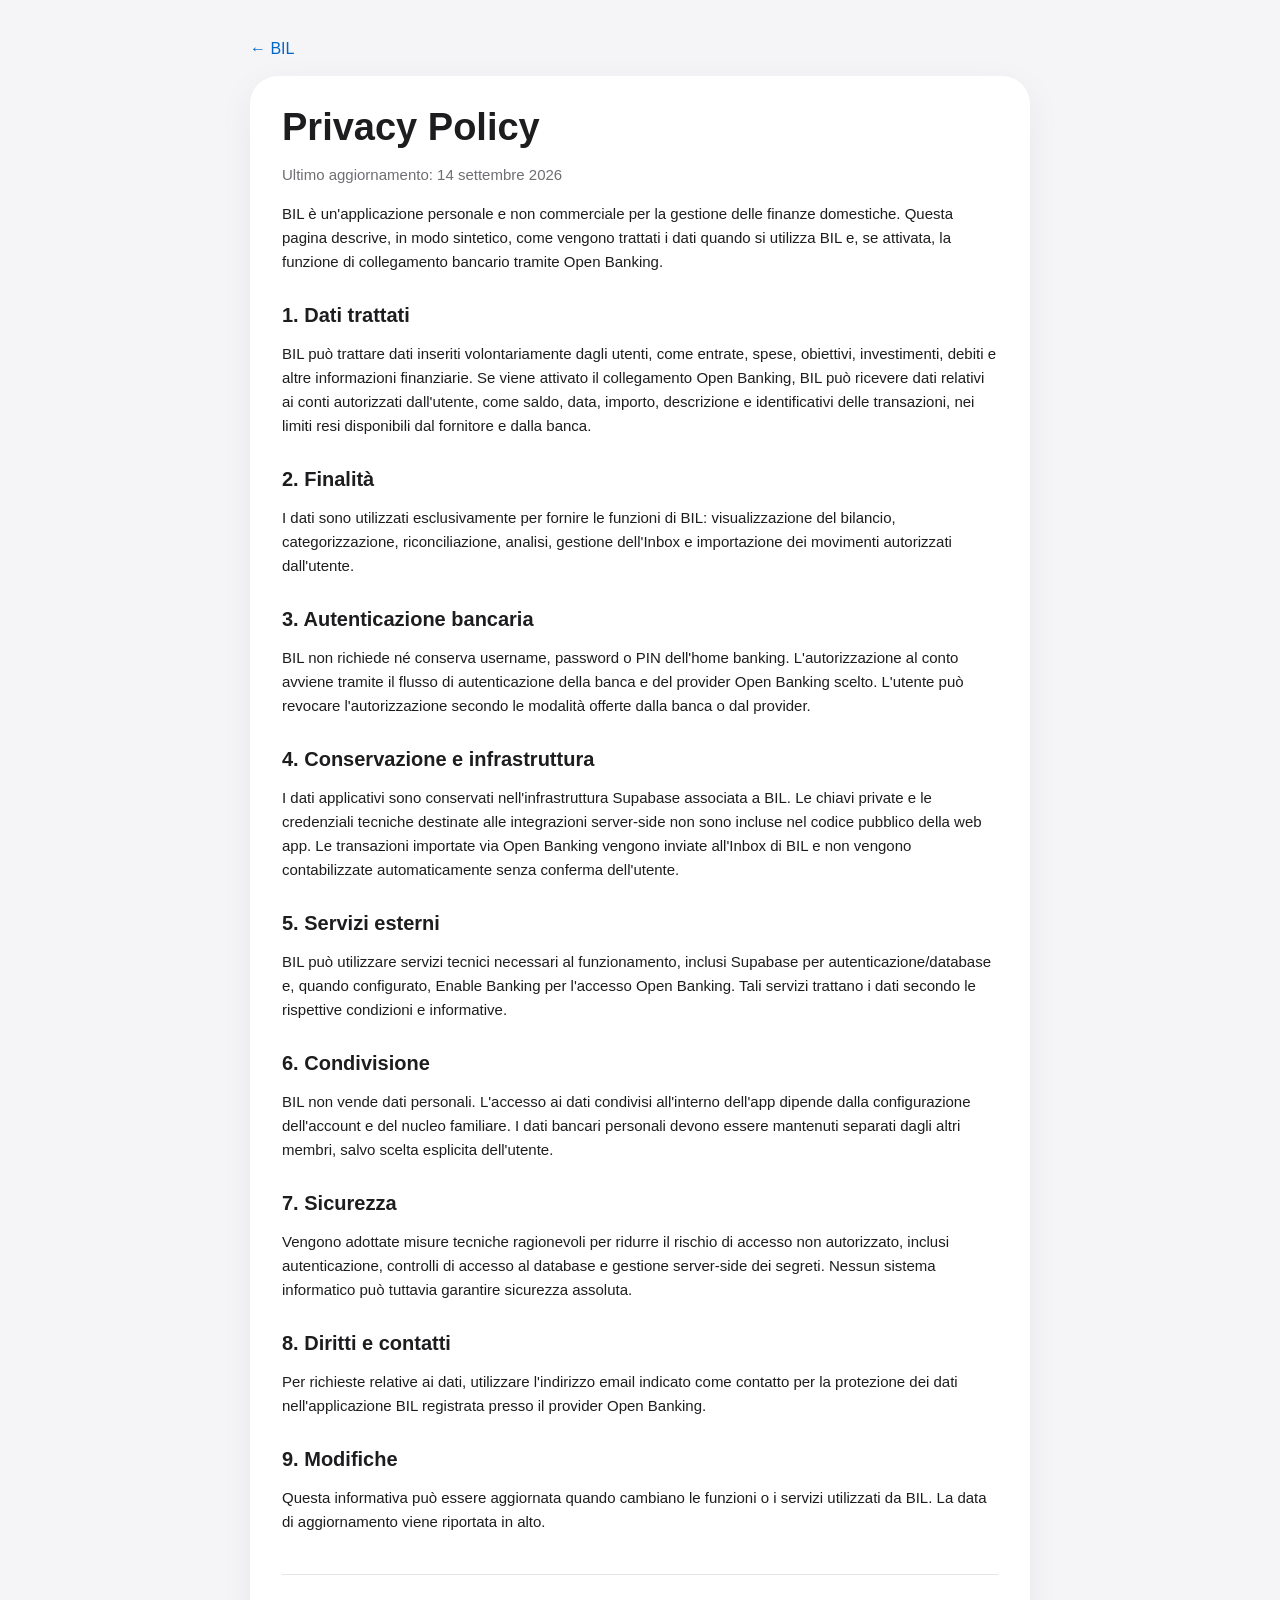
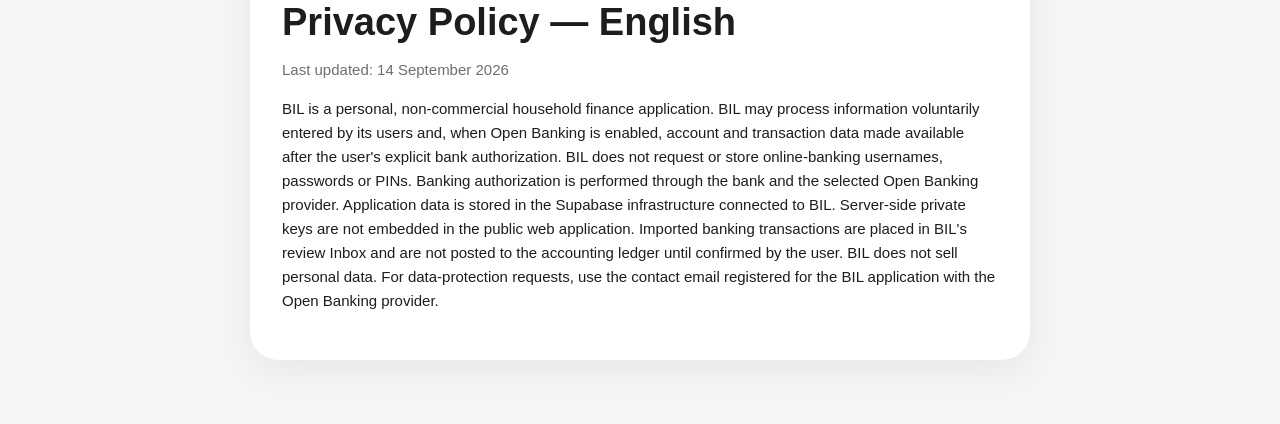
<file: privacy.html>
<!doctype html>
<html lang="it">
<head>
<meta charset="utf-8">
<meta name="viewport" content="width=device-width,initial-scale=1,viewport-fit=cover">
<meta name="robots" content="index,follow">
<title>Privacy Policy · BIL</title>
<style>
:root{color-scheme:light dark;font-family:-apple-system,BlinkMacSystemFont,"SF Pro Text","Helvetica Neue",Arial,sans-serif}*{box-sizing:border-box}body{margin:0;background:#f5f5f7;color:#1d1d1f}main{max-width:820px;margin:0 auto;padding:40px 20px 64px}.sheet{background:#fff;border-radius:28px;padding:32px;box-shadow:0 10px 35px rgba(0,0,0,.06)}h1{font-size:38px;line-height:1.05;margin:0 0 8px}h2{font-size:20px;margin:30px 0 8px}p,li{font-size:15px;line-height:1.6}ul{padding-left:20px}.muted{color:#6e6e73}.lang{margin-top:40px;padding-top:28px;border-top:1px solid #e5e5e7}a{color:#06c}.back{display:inline-block;margin-bottom:18px;text-decoration:none}@media(prefers-color-scheme:dark){body{background:#000;color:#f5f5f7}.sheet{background:#1c1c1e}.muted{color:#a1a1a6}.lang{border-color:#38383a}a{color:#2997ff}}
</style>
</head>
<body><main><a class="back" href="./">← BIL</a><section class="sheet">
<h1>Privacy Policy</h1><p class="muted">Ultimo aggiornamento: 14 settembre 2026</p>
<p>BIL è un'applicazione personale e non commerciale per la gestione delle finanze domestiche. Questa pagina descrive, in modo sintetico, come vengono trattati i dati quando si utilizza BIL e, se attivata, la funzione di collegamento bancario tramite Open Banking.</p>
<h2>1. Dati trattati</h2><p>BIL può trattare dati inseriti volontariamente dagli utenti, come entrate, spese, obiettivi, investimenti, debiti e altre informazioni finanziarie. Se viene attivato il collegamento Open Banking, BIL può ricevere dati relativi ai conti autorizzati dall'utente, come saldo, data, importo, descrizione e identificativi delle transazioni, nei limiti resi disponibili dal fornitore e dalla banca.</p>
<h2>2. Finalità</h2><p>I dati sono utilizzati esclusivamente per fornire le funzioni di BIL: visualizzazione del bilancio, categorizzazione, riconciliazione, analisi, gestione dell'Inbox e importazione dei movimenti autorizzati dall'utente.</p>
<h2>3. Autenticazione bancaria</h2><p>BIL non richiede né conserva username, password o PIN dell'home banking. L'autorizzazione al conto avviene tramite il flusso di autenticazione della banca e del provider Open Banking scelto. L'utente può revocare l'autorizzazione secondo le modalità offerte dalla banca o dal provider.</p>
<h2>4. Conservazione e infrastruttura</h2><p>I dati applicativi sono conservati nell'infrastruttura Supabase associata a BIL. Le chiavi private e le credenziali tecniche destinate alle integrazioni server-side non sono incluse nel codice pubblico della web app. Le transazioni importate via Open Banking vengono inviate all'Inbox di BIL e non vengono contabilizzate automaticamente senza conferma dell'utente.</p>
<h2>5. Servizi esterni</h2><p>BIL può utilizzare servizi tecnici necessari al funzionamento, inclusi Supabase per autenticazione/database e, quando configurato, Enable Banking per l'accesso Open Banking. Tali servizi trattano i dati secondo le rispettive condizioni e informative.</p>
<h2>6. Condivisione</h2><p>BIL non vende dati personali. L'accesso ai dati condivisi all'interno dell'app dipende dalla configurazione dell'account e del nucleo familiare. I dati bancari personali devono essere mantenuti separati dagli altri membri, salvo scelta esplicita dell'utente.</p>
<h2>7. Sicurezza</h2><p>Vengono adottate misure tecniche ragionevoli per ridurre il rischio di accesso non autorizzato, inclusi autenticazione, controlli di accesso al database e gestione server-side dei segreti. Nessun sistema informatico può tuttavia garantire sicurezza assoluta.</p>
<h2>8. Diritti e contatti</h2><p>Per richieste relative ai dati, utilizzare l'indirizzo email indicato come contatto per la protezione dei dati nell'applicazione BIL registrata presso il provider Open Banking.</p>
<h2>9. Modifiche</h2><p>Questa informativa può essere aggiornata quando cambiano le funzioni o i servizi utilizzati da BIL. La data di aggiornamento viene riportata in alto.</p>
<div class="lang"><h1>Privacy Policy — English</h1><p class="muted">Last updated: 14 September 2026</p><p>BIL is a personal, non-commercial household finance application. BIL may process information voluntarily entered by its users and, when Open Banking is enabled, account and transaction data made available after the user's explicit bank authorization. BIL does not request or store online-banking usernames, passwords or PINs. Banking authorization is performed through the bank and the selected Open Banking provider. Application data is stored in the Supabase infrastructure connected to BIL. Server-side private keys are not embedded in the public web application. Imported banking transactions are placed in BIL's review Inbox and are not posted to the accounting ledger until confirmed by the user. BIL does not sell personal data. For data-protection requests, use the contact email registered for the BIL application with the Open Banking provider.</p></div>
</section></main></body></html>
</file>
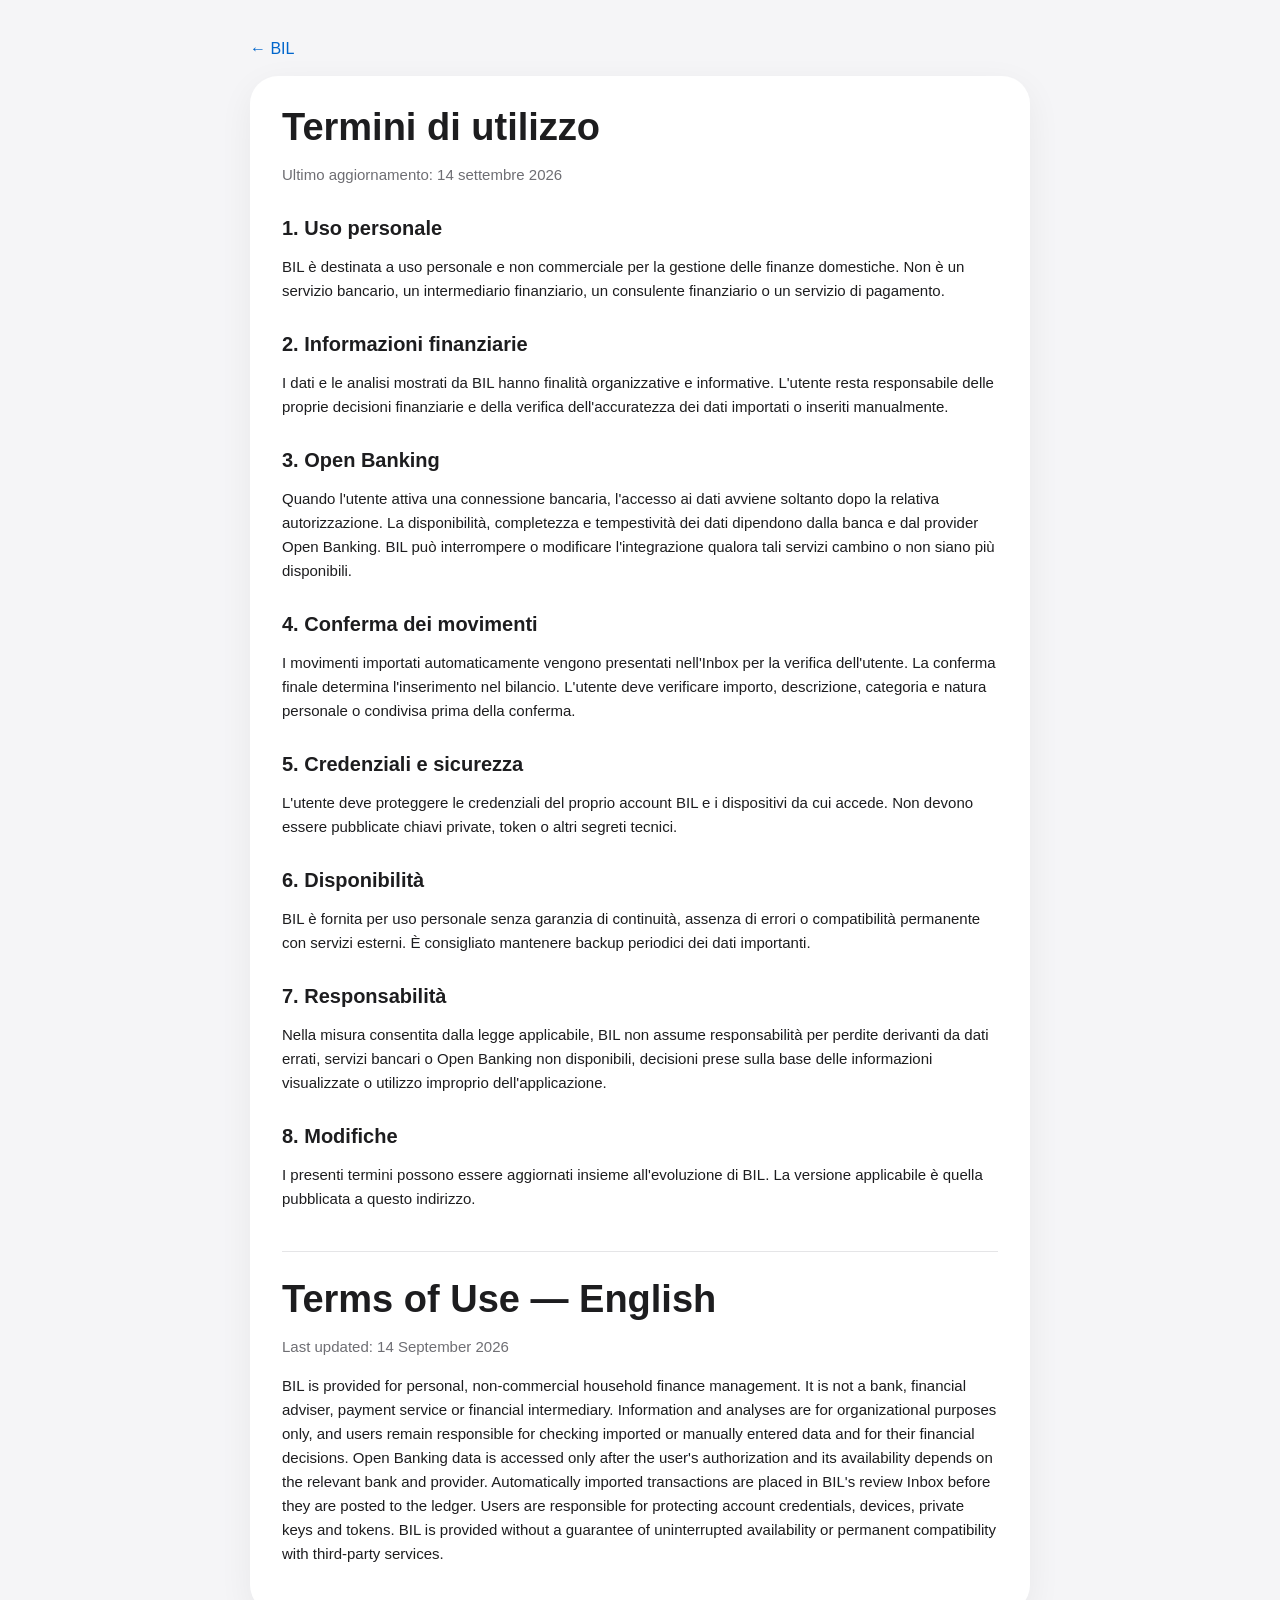
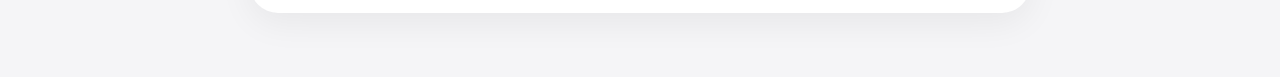
<file: terms.html>
<!doctype html>
<html lang="it">
<head>
<meta charset="utf-8">
<meta name="viewport" content="width=device-width,initial-scale=1,viewport-fit=cover">
<meta name="robots" content="index,follow">
<title>Termini di utilizzo · BIL</title>
<style>
:root{color-scheme:light dark;font-family:-apple-system,BlinkMacSystemFont,"SF Pro Text","Helvetica Neue",Arial,sans-serif}*{box-sizing:border-box}body{margin:0;background:#f5f5f7;color:#1d1d1f}main{max-width:820px;margin:0 auto;padding:40px 20px 64px}.sheet{background:#fff;border-radius:28px;padding:32px;box-shadow:0 10px 35px rgba(0,0,0,.06)}h1{font-size:38px;line-height:1.05;margin:0 0 8px}h2{font-size:20px;margin:30px 0 8px}p,li{font-size:15px;line-height:1.6}.muted{color:#6e6e73}.lang{margin-top:40px;padding-top:28px;border-top:1px solid #e5e5e7}a{color:#06c}.back{display:inline-block;margin-bottom:18px;text-decoration:none}@media(prefers-color-scheme:dark){body{background:#000;color:#f5f5f7}.sheet{background:#1c1c1e}.muted{color:#a1a1a6}.lang{border-color:#38383a}a{color:#2997ff}}
</style>
</head>
<body><main><a class="back" href="./">← BIL</a><section class="sheet">
<h1>Termini di utilizzo</h1><p class="muted">Ultimo aggiornamento: 14 settembre 2026</p>
<h2>1. Uso personale</h2><p>BIL è destinata a uso personale e non commerciale per la gestione delle finanze domestiche. Non è un servizio bancario, un intermediario finanziario, un consulente finanziario o un servizio di pagamento.</p>
<h2>2. Informazioni finanziarie</h2><p>I dati e le analisi mostrati da BIL hanno finalità organizzative e informative. L'utente resta responsabile delle proprie decisioni finanziarie e della verifica dell'accuratezza dei dati importati o inseriti manualmente.</p>
<h2>3. Open Banking</h2><p>Quando l'utente attiva una connessione bancaria, l'accesso ai dati avviene soltanto dopo la relativa autorizzazione. La disponibilità, completezza e tempestività dei dati dipendono dalla banca e dal provider Open Banking. BIL può interrompere o modificare l'integrazione qualora tali servizi cambino o non siano più disponibili.</p>
<h2>4. Conferma dei movimenti</h2><p>I movimenti importati automaticamente vengono presentati nell'Inbox per la verifica dell'utente. La conferma finale determina l'inserimento nel bilancio. L'utente deve verificare importo, descrizione, categoria e natura personale o condivisa prima della conferma.</p>
<h2>5. Credenziali e sicurezza</h2><p>L'utente deve proteggere le credenziali del proprio account BIL e i dispositivi da cui accede. Non devono essere pubblicate chiavi private, token o altri segreti tecnici.</p>
<h2>6. Disponibilità</h2><p>BIL è fornita per uso personale senza garanzia di continuità, assenza di errori o compatibilità permanente con servizi esterni. È consigliato mantenere backup periodici dei dati importanti.</p>
<h2>7. Responsabilità</h2><p>Nella misura consentita dalla legge applicabile, BIL non assume responsabilità per perdite derivanti da dati errati, servizi bancari o Open Banking non disponibili, decisioni prese sulla base delle informazioni visualizzate o utilizzo improprio dell'applicazione.</p>
<h2>8. Modifiche</h2><p>I presenti termini possono essere aggiornati insieme all'evoluzione di BIL. La versione applicabile è quella pubblicata a questo indirizzo.</p>
<div class="lang"><h1>Terms of Use — English</h1><p class="muted">Last updated: 14 September 2026</p><p>BIL is provided for personal, non-commercial household finance management. It is not a bank, financial adviser, payment service or financial intermediary. Information and analyses are for organizational purposes only, and users remain responsible for checking imported or manually entered data and for their financial decisions. Open Banking data is accessed only after the user's authorization and its availability depends on the relevant bank and provider. Automatically imported transactions are placed in BIL's review Inbox before they are posted to the ledger. Users are responsible for protecting account credentials, devices, private keys and tokens. BIL is provided without a guarantee of uninterrupted availability or permanent compatibility with third-party services.</p></div>
</section></main></body></html>
</file>
